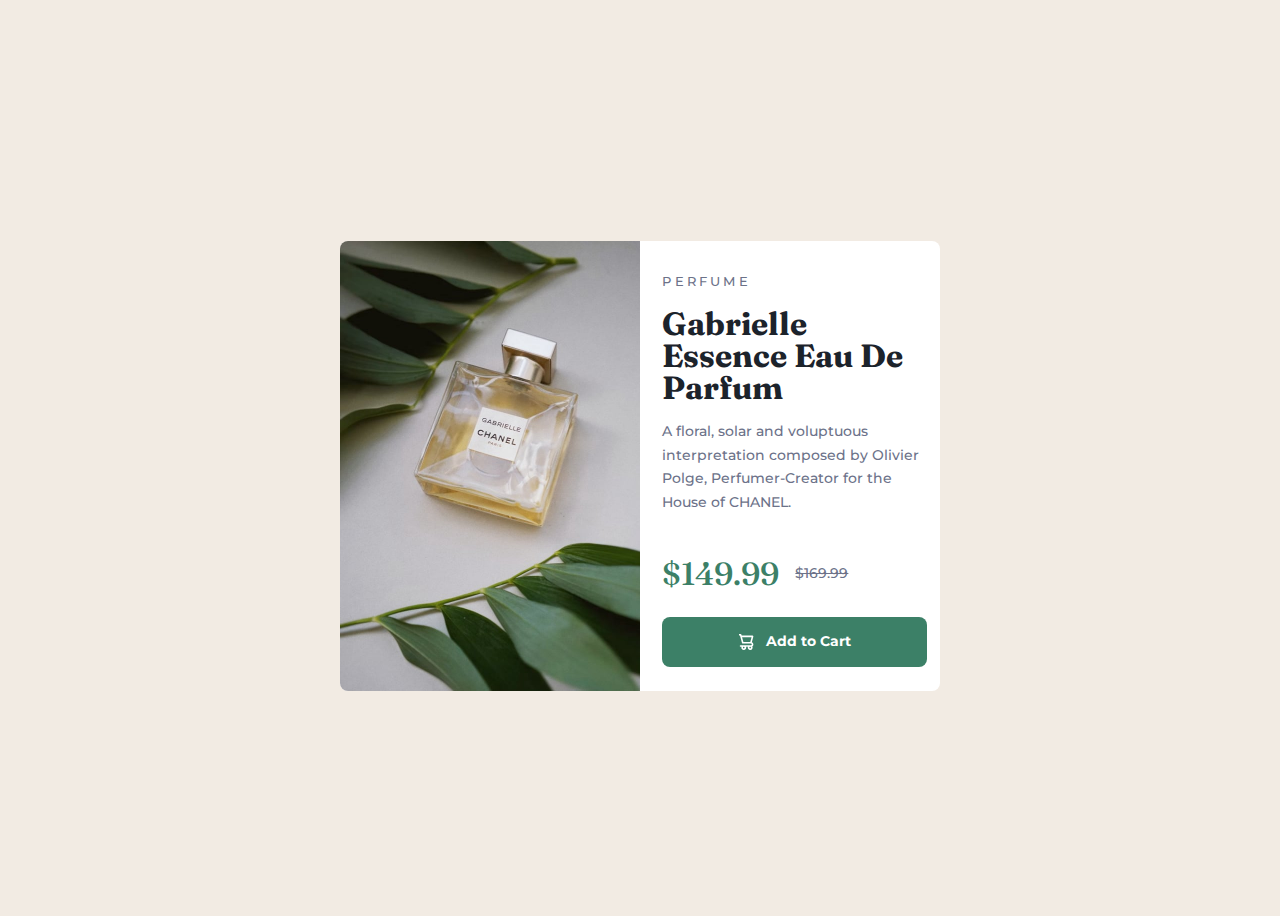
<file: index.html>
<!DOCTYPE html>
<html lang="en">

<head>
  <meta charset="UTF-8">
  <meta name="viewport" content="width=device-width, initial-scale=1.0">
  <!-- displays site properly based on user's device -->
  <link rel="preconnect" href="https://fonts.googleapis.com">
  <link rel="preconnect" href="https://fonts.gstatic.com" crossorigin>
  <link
    href="https://fonts.googleapis.com/css2?family=Fraunces:opsz,wght@9..144,700&family=Montserrat:wght@500;700&display=swap"
    rel="stylesheet">
  <link rel="stylesheet" href="style.css">
  <title>Frontend Mentor | Product preview card component</title>
</head>

<body>

  <main>
    <article class="product">
      <picture class="product__image">
        <source srcset="images/image-product-desktop.jpg" media="(min-width: 600px)">
        <img src="images/image-product-mobile.jpg" alt="Perfume Bottle">
      </picture>
      <div class="product__content">
        <p class="category">Perfume</p>
        <h1>Gabrielle Essence Eau De Parfum</h1>
        <p>
          A floral, solar and voluptuous interpretation composed by Olivier Polge,
          Perfumer-Creator for the House of CHANEL.
        </p>
        <div class="flex-group">
          <p class="new_price">$149.99</p>
          <p class="old_price"><s>$169.99</s></p>
        </div>
        <button class="button"><img src="images/icon-cart.svg" alt="Shopping Cart Logo"> Add to Cart</button>
      </div>
    </article>
  </main>

</body>

</html>
</file>
<file: style.css>
:root {
    --dark-cyan: hsl(158, 36%, 37%);
    --dark-cyan_hover: hsl(158, 36%, 17%);
    --clr-cream: hsl(30, 38%, 92%);

    --dark-blue: hsl(212, 21%, 14%);
    --grayish-blue: hsl(228, 12%, 48%);
    --white: hsl(0, 0%, 100%);

    --ff-accent: 'Fraunces', serif;
    --ff-base: 'Montserrat', sans-serif;
}

*, *::before, *::after {
    box-sizing: border-box;
  }
  * {
    margin: 0;
  }
  html, body {
    height: 100%;
  }
  body {
    line-height: 1.7;
    -webkit-font-smoothing: antialiased;
  }
  img, picture, video, canvas, svg {
    display: block;
    max-width: 100%;
  }
  input, button, textarea, select {
    font: inherit;
  }
  p, h1, h2, h3, h4, h5, h6 {
    overflow-wrap: break-word;
  }

  body {
    font-family: var(--ff-base);
    font-weight: 500;
    color: var(--grayish-blue);
    font-size: 0.875rem;
    background-color: var(--clr-cream);

    /* for this project only */
    display: flex;
    justify-content: center;
    align-items: center;
    margin: 1rem;
    min-height:100vh; 
  }

  .flex-group {
    display: flex;
    gap: 1rem;
    flex-wrap: wrap;
    align-items: center;
  }

  .product {
    background-color: var(--white);
    border-radius: 0.5rem;
    overflow: hidden;
    max-width: 600px;;
  }

  .product__content {
    padding: 0.8rem;
    display: flex;
    flex-direction: column;
  }

.category {
    font-size: 0.8125rem;
    text-transform: uppercase;
    letter-spacing: 0.2rem;
}
h1 {
    font-family: var(--ff-accent);
    font-size: 2rem;
    line-height: 1;
    color: var(--dark-blue);
}

p {
    padding-block: 1rem;
}

.new_price {
    font-family: var(--ff-accent);
    font-size: 2rem;
    color: var(--dark-cyan);
}

.button {
    display: inline-flex;
    justify-content: center;
    align-items: center;
    cursor: pointer;
    text-decoration: none;
    border: none;
    background-color: var(--dark-cyan);
    color: var(--white);
    padding: 0.8rem;
    border-radius: 0.5rem;
    font-weight: 700;
}

.button img {
    width: 15px;
    height: 16px;
    margin-right: 0.75rem;
}

.button:hover {
    background-color: var(--dark-cyan_hover);
}

@media (min-width: 600px){
  .product {
    display: grid;
    grid-template-columns: 1fr 1fr;
  }

    .product__content {
    margin-left: 0.6rem;
  }

}
</file>
